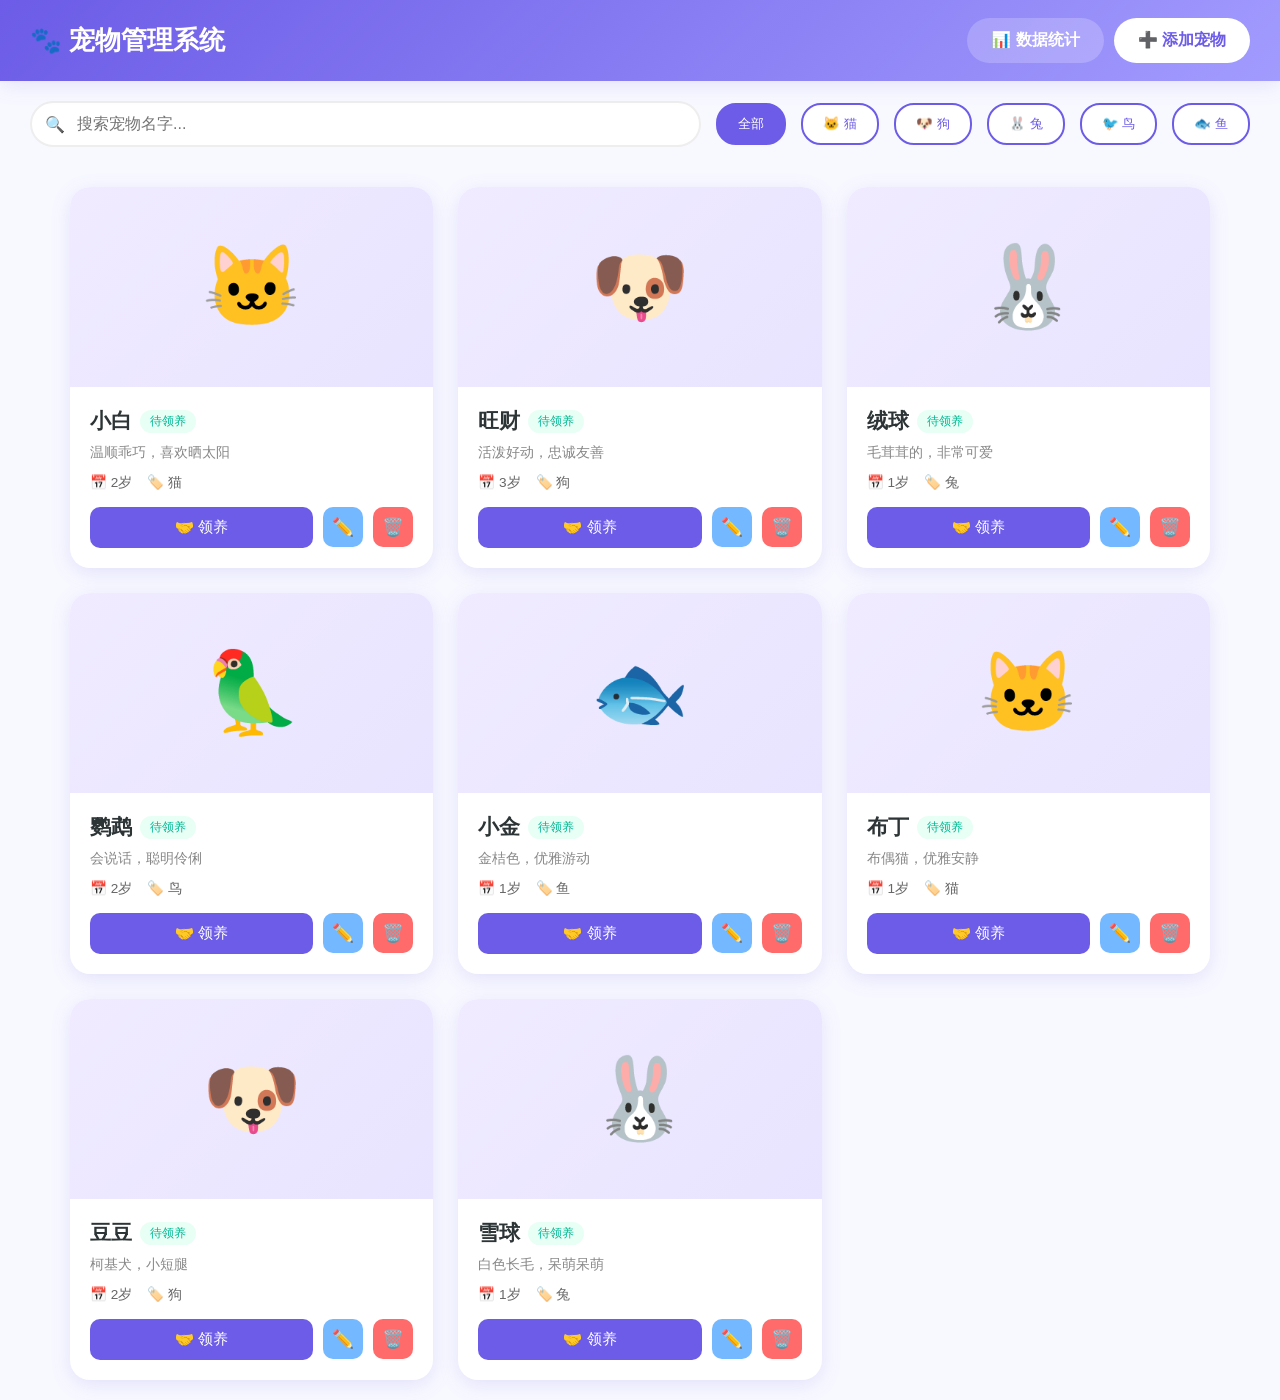
<file: pet-shop/index.html>
<!DOCTYPE html>
<html lang="zh-CN">
<head>
  <meta charset="UTF-8">
  <meta name="viewport" content="width=device-width, initial-scale=1.0">
  <title>宠物管理系统 - 萌宠家园</title>
  <style>
    * { margin: 0; padding: 0; box-sizing: border-box; }
    
    :root {
      --primary: #6C5CE7;
      --secondary: #A29BFE;
      --accent: #00CEC9;
      --bg: #F8F9FF;
      --card-bg: #FFFFFF;
      --text: #2D3436;
      --shadow: rgba(108, 92, 231, 0.15);
      --danger: #FF6B6B;
      --success: #00B894;
    }
    
    body {
      font-family: 'Segoe UI', 'Microsoft YaHei', sans-serif;
      background: var(--bg);
      color: var(--text);
      min-height: 100vh;
    }
    
    /* 头部 */
    .header {
      background: linear-gradient(135deg, var(--primary), var(--secondary));
      padding: 18px 30px;
      display: flex;
      justify-content: space-between;
      align-items: center;
      box-shadow: 0 4px 20px var(--shadow);
      position: sticky;
      top: 0;
      z-index: 100;
    }
    
    .logo {
      font-size: 1.6rem;
      font-weight: bold;
      color: white;
      display: flex;
      align-items: center;
      gap: 10px;
    }
    
    .add-pet-btn,
    .stats-btn {
      background: white;
      color: var(--primary);
      border: none;
      padding: 12px 24px;
      border-radius: 25px;
      font-size: 1rem;
      font-weight: 600;
      cursor: pointer;
      display: flex;
      align-items: center;
      gap: 8px;
      transition: transform 0.2s, box-shadow 0.2s;
    }

    .add-pet-btn:hover,
    .stats-btn:hover {
      transform: scale(1.05);
      box-shadow: 0 4px 15px rgba(0,0,0,0.2);
    }

    .stats-btn {
      background: rgba(255,255,255,0.2);
      color: white;
    }
    .stats-btn:hover {
      background: rgba(255,255,255,0.35);
    }
    
    /* 搜索工具栏 */
    .toolbar {
      padding: 20px 30px;
      display: flex;
      gap: 15px;
      flex-wrap: wrap;
      align-items: center;
    }
    
    .search-box {
      flex: 1;
      min-width: 250px;
      position: relative;
    }
    
    .search-box input {
      width: 100%;
      padding: 12px 20px 12px 45px;
      border: 2px solid #EEE;
      border-radius: 25px;
      font-size: 1rem;
      transition: border-color 0.3s;
    }
    
    .search-box input:focus {
      outline: none;
      border-color: var(--primary);
    }
    
    .search-box::before {
      content: "🔍";
      position: absolute;
      left: 15px;
      top: 50%;
      transform: translateY(-50%);
    }
    
    .filter-btn {
      background: white;
      border: 2px solid var(--primary);
      color: var(--primary);
      padding: 10px 20px;
      border-radius: 20px;
      cursor: pointer;
      font-weight: 500;
      transition: all 0.3s;
    }
    
    .filter-btn.active,
    .filter-btn:hover {
      background: var(--primary);
      color: white;
    }
    
    /* 宠物卡片网格 */
    .container {
      max-width: 1200px;
      margin: 0 auto;
      padding: 20px 30px;
    }
    
    .pets-grid {
      display: grid;
      grid-template-columns: repeat(auto-fill, minmax(280px, 1fr));
      gap: 25px;
    }
    
    .pet-card {
      background: var(--card-bg);
      border-radius: 20px;
      overflow: hidden;
      box-shadow: 0 5px 20px var(--shadow);
      transition: transform 0.3s, box-shadow 0.3s;
    }
    
    .pet-card:hover {
      transform: translateY(-8px);
      box-shadow: 0 12px 30px var(--shadow);
    }
    
    .pet-image {
      height: 200px;
      display: flex;
      align-items: center;
      justify-content: center;
      font-size: 5rem;
      background: linear-gradient(135deg, #F0EBFF, #E8E4FF);
    }
    
    .pet-card.adopted .pet-image {
      background: linear-gradient(135deg, #FFF5F5, #FFE8E8);
    }
    
    .pet-info {
      padding: 20px;
    }
    
    .pet-name {
      font-size: 1.3rem;
      font-weight: 600;
      margin-bottom: 8px;
      display: flex;
      align-items: center;
      gap: 8px;
    }
    
    .pet-status {
      font-size: 0.75rem;
      padding: 3px 10px;
      border-radius: 15px;
      font-weight: 500;
    }
    
    .status-available {
      background: #E8FFF5;
      color: var(--success);
    }
    
    .status-adopted {
      background: #FFE8E8;
      color: var(--danger);
    }
    
    .pet-desc {
      font-size: 0.9rem;
      color: #888;
      margin-bottom: 12px;
    }
    
    .pet-meta {
      display: flex;
      gap: 15px;
      margin-bottom: 15px;
      font-size: 0.85rem;
      color: #666;
    }
    
    .pet-meta span {
      display: flex;
      align-items: center;
      gap: 5px;
    }
    
    .pet-actions {
      display: flex;
      gap: 10px;
    }
    
    .adopt-btn {
      flex: 1;
      background: var(--primary);
      color: white;
      border: none;
      padding: 10px;
      border-radius: 10px;
      font-size: 0.95rem;
      font-weight: 500;
      cursor: pointer;
      transition: background 0.2s;
    }
    
    .adopt-btn:hover {
      background: #5B4BD5;
    }
    
    .adopt-btn:disabled {
      background: #CCC;
      cursor: not-allowed;
    }
    
    .return-btn {
      flex: 1;
      background: var(--accent);
      color: white;
      border: none;
      padding: 10px;
      border-radius: 10px;
      font-size: 0.95rem;
      font-weight: 500;
      cursor: pointer;
      transition: background 0.2s;
    }
    
    .return-btn:hover {
      background: #00B5AF;
    }
    
    .edit-btn {
      background: #74B9FF;
      color: white;
      border: none;
      width: 40px;
      height: 40px;
      border-radius: 10px;
      cursor: pointer;
      font-size: 1.1rem;
    }
    
    .delete-btn {
      background: var(--danger);
      color: white;
      border: none;
      width: 40px;
      height: 40px;
      border-radius: 10px;
      cursor: pointer;
      font-size: 1.1rem;
    }
    
    .empty-state {
      text-align: center;
      padding: 60px 20px;
      grid-column: 1 / -1;
    }
    
    .empty-icon {
      font-size: 5rem;
      margin-bottom: 15px;
    }
    
    .empty-text {
      font-size: 1.1rem;
      color: #AAA;
    }
    
    /* 模态框 */
    .modal-overlay {
      position: fixed;
      top: 0;
      left: 0;
      right: 0;
      bottom: 0;
      background: rgba(0,0,0,0.5);
      display: none;
      align-items: center;
      justify-content: center;
      z-index: 1000;
    }
    
    .modal-overlay.active {
      display: flex;
    }
    
    .modal {
      background: white;
      border-radius: 20px;
      width: 450px;
      max-width: 90%;
      overflow: hidden;
    }
    
    .modal-header {
      background: linear-gradient(135deg, var(--primary), var(--secondary));
      color: white;
      padding: 20px;
      display: flex;
      justify-content: space-between;
      align-items: center;
    }
    
    .modal-header h2 {
      display: flex;
      align-items: center;
      gap: 10px;
    }
    
    .modal-close {
      background: rgba(255,255,255,0.2);
      border: none;
      color: white;
      width: 36px;
      height: 36px;
      border-radius: 50%;
      font-size: 1.2rem;
      cursor: pointer;
    }
    
    .modal-body {
      padding: 25px;
    }
    
    .form-group {
      margin-bottom: 18px;
    }
    
    .form-group label {
      display: block;
      margin-bottom: 6px;
      font-weight: 500;
    }
    
    .form-group input,
    .form-group select,
    .form-group textarea {
      width: 100%;
      padding: 12px;
      border: 2px solid #EEE;
      border-radius: 10px;
      font-size: 1rem;
      font-family: inherit;
    }
    
    .form-group input:focus,
    .form-group select:focus,
    .form-group textarea:focus {
      outline: none;
      border-color: var(--primary);
    }
    
    .form-row {
      display: grid;
      grid-template-columns: 1fr 1fr;
      gap: 15px;
    }
    
    .form-actions {
      display: flex;
      gap: 10px;
      margin-top: 25px;
    }
    
    .cancel-btn {
      flex: 1;
      background: #EEE;
      color: var(--text);
      border: none;
      padding: 12px;
      border-radius: 10px;
      font-size: 1rem;
      cursor: pointer;
    }
    
    .save-btn {
      flex: 2;
      background: var(--primary);
      color: white;
      border: none;
      padding: 12px;
      border-radius: 10px;
      font-size: 1rem;
      font-weight: 600;
      cursor: pointer;
    }
    
    /* Toast */
    .toast {
      position: fixed;
      bottom: 30px;
      left: 50%;
      transform: translateX(-50%);
      background: rgba(0,0,0,0.8);
      color: white;
      padding: 12px 25px;
      border-radius: 25px;
      font-size: 0.95rem;
      z-index: 9999;
      animation: toastFade 2s ease forwards;
    }
    
    @keyframes toastFade {
      0% { opacity: 0; transform: translateX(-50%) translateY(20px); }
      15% { opacity: 1; transform: translateX(-50%) translateY(0); }
      85% { opacity: 1; }
      100% { opacity: 0; }
    }
    
    /* 统计看板样式 */
    .stats-dashboard {
      width: 680px;
      max-width: 95%;
      background: var(--bg);
      border-radius: 20px;
      overflow: hidden;
    }
    .stats-header {
      background: linear-gradient(135deg, var(--primary), var(--secondary));
      color: white;
      padding: 20px 25px;
      display: flex;
      justify-content: space-between;
      align-items: center;
    }
    .stats-header h2 { display: flex; align-items: center; gap: 8px; }
    .stats-body { padding: 25px; max-height: 70vh; overflow-y: auto; }

    .stats-summary {
      display: grid;
      grid-template-columns: repeat(4, 1fr);
      gap: 12px;
      margin-bottom: 25px;
    }
    .stat-card {
      background: white;
      border-radius: 14px;
      padding: 16px;
      text-align: center;
      box-shadow: 0 2px 10px var(--shadow);
    }
    .stat-card .stat-number {
      font-size: 1.8rem;
      font-weight: 700;
      color: var(--primary);
    }
    .stat-card .stat-label {
      font-size: 0.8rem;
      color: #999;
      margin-top: 4px;
    }
    .stat-card.adopted .stat-number { color: var(--danger); }
    .stat-card.available .stat-number { color: var(--success); }
    .stat-card.categories .stat-number { color: var(--accent); }

    .stats-section {
      background: white;
      border-radius: 14px;
      padding: 18px 20px;
      margin-bottom: 16px;
      box-shadow: 0 2px 10px var(--shadow);
    }
    .stats-section h3 {
      font-size: 1rem;
      margin-bottom: 14px;
      color: var(--text);
      display: flex;
      align-items: center;
      gap: 6px;
    }

    .chart-bar-group {
      display: flex;
      flex-direction: column;
      gap: 10px;
    }
    .chart-bar-row {
      display: flex;
      align-items: center;
      gap: 10px;
    }
    .chart-bar-label {
      width: 40px;
      font-size: 1.3rem;
      text-align: center;
      flex-shrink: 0;
    }
    .chart-bar-name {
      width: 30px;
      font-size: 0.85rem;
      color: #666;
      flex-shrink: 0;
    }
    .chart-bar-track {
      flex: 1;
      height: 22px;
      background: #F0EBFF;
      border-radius: 11px;
      overflow: hidden;
    }
    .chart-bar-fill {
      height: 100%;
      border-radius: 11px;
      background: linear-gradient(90deg, var(--primary), var(--secondary));
      transition: width 0.6s ease;
      display: flex;
      align-items: center;
      padding-left: 10px;
      font-size: 0.75rem;
      color: white;
      font-weight: 600;
    }
    .chart-bar-fill.adopted-fill {
      background: linear-gradient(90deg, var(--danger), #FF8E8E);
    }

    .activity-list {
      max-height: 180px;
      overflow-y: auto;
      display: flex;
      flex-direction: column;
      gap: 6px;
    }
    .activity-item {
      display: flex;
      justify-content: space-between;
      align-items: center;
      padding: 6px 10px;
      background: var(--bg);
      border-radius: 8px;
      font-size: 0.85rem;
    }
    .activity-item .act-time {
      color: #aaa;
      font-size: 0.75rem;
      flex-shrink: 0;
      margin-left: 10px;
    }
    .activity-empty {
      text-align: center;
      color: #ccc;
      padding: 20px;
      font-size: 0.9rem;
    }

    /* 动画 */
    @keyframes fadeIn {
      from { opacity: 0; transform: translateY(10px); }
      to { opacity: 1; transform: translateY(0); }
    }
    
    .pet-card {
      animation: fadeIn 0.4s ease forwards;
    }
    
    /* 响应式 */
    @media (max-width: 768px) {
      .header { padding: 12px 20px; }
      .logo { font-size: 1.3rem; }
      .toolbar { padding: 15px 20px; }
      .container { padding: 15px 20px; }
      .pets-grid { grid-template-columns: repeat(auto-fill, minmax(220px, 1fr)); gap: 15px; }
      .form-row { grid-template-columns: 1fr; }
      .stats-summary { grid-template-columns: repeat(2, 1fr); }
      .stats-dashboard { width: 100%; border-radius: 0; }
      .header .add-pet-btn,
      .header .stats-btn { padding: 8px 14px; font-size: 0.85rem; }
    }
  </style>
</head>
<body>

  <!-- 头部 -->
  <header class="header">
    <div class="logo">🐾 宠物管理系统</div>
    <div style="display:flex;gap:10px">
      <button class="stats-btn" onclick="openStats()">
        📊 数据统计
      </button>
      <button class="add-pet-btn" onclick="openPetModal()">
        ➕ 添加宠物
      </button>
    </div>
  </header>

  <!-- 搜索筛选 -->
  <div class="toolbar">
    <div class="search-box">
      <input type="text" id="searchInput" placeholder="搜索宠物名字...">
    </div>
    <button class="filter-btn active" data-category="全部">全部</button>
    <button class="filter-btn" data-category="猫">🐱 猫</button>
    <button class="filter-btn" data-category="狗">🐶 狗</button>
    <button class="filter-btn" data-category="兔">🐰 兔</button>
    <button class="filter-btn" data-category="鸟">🐦 鸟</button>
    <button class="filter-btn" data-category="鱼">🐟 鱼</button>
  </div>

  <!-- 宠物列表 -->
  <div class="container">
    <div class="pets-grid" id="petsGrid"></div>
  </div>

  <!-- 添加/编辑模态框 -->
  <div class="modal-overlay" id="petModal">
    <div class="modal">
      <div class="modal-header">
        <h2 id="modalTitle">➕ 添加宠物</h2>
        <button class="modal-close" onclick="closePetModal()">✕</button>
      </div>
      <div class="modal-body">
        <input type="hidden" id="petId">
        <div class="form-group">
          <label>名字</label>
          <input type="text" id="petName" placeholder="输入宠物名字">
        </div>
        <div class="form-row">
          <div class="form-group">
            <label>类型</label>
            <select id="petCategory">
              <option value="猫">🐱 猫</option>
              <option value="狗">🐶 狗</option>
              <option value="兔">🐰 兔</option>
              <option value="鸟">🐦 鸟</option>
              <option value="鱼">🐟 鱼</option>
            </select>
          </div>
          <div class="form-group">
            <label>年龄</label>
            <input type="text" id="petAge" placeholder="如：2岁">
          </div>
        </div>
        <div class="form-group">
          <label>emoji图标</label>
          <input type="text" id="petEmoji" placeholder="如：🐱">
        </div>
        <div class="form-group">
          <label>描述</label>
          <textarea id="petDesc" rows="3" placeholder="描述宠物特点..."></textarea>
        </div>
        <div class="form-actions">
          <button class="cancel-btn" onclick="closePetModal()">取消</button>
          <button class="save-btn" onclick="savePet()">保存</button>
        </div>
      </div>
    </div>
  </div>

  <!-- 统计看板模态框 -->
  <div class="modal-overlay" id="statsModal">
    <div class="stats-dashboard">
      <div class="stats-header">
        <h2>📊 数据统计</h2>
        <button class="modal-close" onclick="closeStats()">✕</button>
      </div>
      <div class="stats-body" id="statsBody"></div>
    </div>
  </div>

  <script>
    // 活动记录
    let activities = [];
    const ACTIVITY_KEY = 'petShopActivity';

    function logActivity(type, petName) {
      activities.unshift({
        type,
        petName,
        time: new Date().toISOString()
      });
      if (activities.length > 50) activities.length = 50;
      try { localStorage.setItem(ACTIVITY_KEY, JSON.stringify(activities)); } catch (e) {}
    }

    function loadActivities() {
      try {
        const saved = localStorage.getItem(ACTIVITY_KEY);
        if (saved) activities = JSON.parse(saved);
      } catch (e) { activities = []; }
    }

    // 宠物数据
    const PETS = [
      { id: 1, name: '小白', category: '猫', emoji: '🐱', age: '2岁', desc: '温顺乖巧，喜欢晒太阳', adopted: false },
      { id: 2, name: '旺财', category: '狗', emoji: '🐶', age: '3岁', desc: '活泼好动，忠诚友善', adopted: false },
      { id: 3, name: '绒球', category: '兔', emoji: '🐰', age: '1岁', desc: '毛茸茸的，非常可爱', adopted: false },
      { id: 4, name: '鹦鹉', category: '鸟', emoji: '🦜', age: '2岁', desc: '会说话，聪明伶俐', adopted: false },
      { id: 5, name: '小金', category: '鱼', emoji: '🐟', age: '1岁', desc: '金桔色，优雅游动', adopted: false },
      { id: 6, name: '布丁', category: '猫', emoji: '🐱', age: '1岁', desc: '布偶猫，优雅安静', adopted: false },
      { id: 7, name: '豆豆', category: '狗', emoji: '🐶', age: '2岁', desc: '柯基犬，小短腿', adopted: false },
      { id: 8, name: '雪球', category: '兔', emoji: '🐰', age: '1岁', desc: '白色长毛，呆萌呆萌', adopted: false }
    ];

    let pets = [];
    let filteredPets = [];
    let currentCategory = '全部';
    let editingPetId = null;

    // DOM
    const petsGrid = document.getElementById('petsGrid');
    const petModal = document.getElementById('petModal');
    const searchInput = document.getElementById('searchInput');

    // 初始化
    function init() {
      loadPets();
      loadActivities();
      renderPets();
      bindEvents();
    }

    // 事件绑定
    function bindEvents() {
      searchInput.addEventListener('input', handleSearch);
      document.querySelectorAll('.filter-btn').forEach(btn => {
        btn.addEventListener('click', () => handleFilter(btn.dataset.category));
      });
    }

    // 渲染宠物列表
    function renderPets() {
      if (filteredPets.length === 0) {
        petsGrid.innerHTML = `
          <div class="empty-state">
            <div class="empty-icon">🐾</div>
            <p class="empty-text">暂无宠物，去添加一只吧~</p>
          </div>
        `;
        return;
      }

      petsGrid.innerHTML = filteredPets.map((pet, i) => `
        <div class="pet-card ${pet.adopted ? 'adopted' : ''}" style="animation-delay: ${i * 0.05}s">
          <div class="pet-image">${pet.emoji}</div>
          <div class="pet-info">
            <div class="pet-name">
              ${pet.name}
              <span class="pet-status ${pet.adopted ? 'status-adopted' : 'status-available'}">
                ${pet.adopted ? '已领养' : '待领养'}
              </span>
            </div>
            <div class="pet-desc">${pet.desc}</div>
            <div class="pet-meta">
              <span>📅 ${pet.age}</span>
              <span>🏷️ ${pet.category}</span>
            </div>
            <div class="pet-actions">
              ${pet.adopted 
                ? `<button class="return-btn" onclick="returnPet(${pet.id})">🏠 归还</button>`
                : `<button class="adopt-btn" onclick="adoptPet(${pet.id})">🤝 领养</button>`
              }
              <button class="edit-btn" onclick="editPet(${pet.id})">✏️</button>
              <button class="delete-btn" onclick="deletePet(${pet.id})">🗑️</button>
            </div>
          </div>
        </div>
      `).join('');
    }

    // 搜索
    function handleSearch(e) {
      const keyword = e.target.value.toLowerCase();
      filterPets(keyword, currentCategory);
    }

    // 筛选分类
    function handleFilter(category) {
      document.querySelectorAll('.filter-btn').forEach(btn => {
        btn.classList.toggle('active', btn.dataset.category === category);
      });
      currentCategory = category;
      filterPets(searchInput.value.toLowerCase(), category);
    }

    function filterPets(keyword, category) {
      filteredPets = pets.filter(p => {
        const matchKeyword = p.name.toLowerCase().includes(keyword);
        const matchCategory = category === '全部' || p.category === category;
        return matchKeyword && matchCategory;
      });
      renderPets();
    }

    // 领养宠物
    function adoptPet(id) {
      const pet = pets.find(p => p.id === id);
      if (!pet) return;
      
      if (pet.adopted) {
        alert('这只宠物已经被领养了！');
        return false;
      }
      
      pet.adopted = true;
      savePets();
      renderPets();
      logActivity('adopt', pet.name);
      showToast(`🎉 ${pet.name} 被领养成功！`);
      return true;
    }

    // 归还宠物
    function returnPet(id) {
      const pet = pets.find(p => p.id === id);
      if (!pet) return;
      
      pet.adopted = false;
      savePets();
      renderPets();
      logActivity('return', pet.name);
      showToast(`🏠 ${pet.name} 已归还宠物店`);
    }

    // 删除宠物
    function deletePet(id) {
      if (!confirm('确定要删除这只宠物吗？')) return;
      
      const deleted = pets.find(p => p.id === id);
      pets = pets.filter(p => p.id !== id);
      savePets();
      filterPets(searchInput.value.toLowerCase(), currentCategory);
      if (deleted) logActivity('delete', deleted.name);
      showToast('🗑️ 宠物已删除');
    }

    // 打开模态框
    function openPetModal(pet = null) {
      editingPetId = pet ? pet.id : null;
      document.getElementById('modalTitle').textContent = pet ? '✏️ 编辑宠物' : '➕ 添加宠物';
      
      if (pet) {
        document.getElementById('petId').value = pet.id;
        document.getElementById('petName').value = pet.name;
        document.getElementById('petCategory').value = pet.category;
        document.getElementById('petAge').value = pet.age;
        document.getElementById('petEmoji').value = pet.emoji;
        document.getElementById('petDesc').value = pet.desc;
      } else {
        document.getElementById('petId').value = '';
        document.getElementById('petName').value = '';
        document.getElementById('petCategory').value = '猫';
        document.getElementById('petAge').value = '';
        document.getElementById('petEmoji').value = '🐱';
        document.getElementById('petDesc').value = '';
      }
      
      petModal.classList.add('active');
    }

    // 关闭模态框
    function closePetModal() {
      petModal.classList.remove('active');
      editingPetId = null;
    }

    // 编辑宠物
    function editPet(id) {
      const pet = pets.find(p => p.id === id);
      if (pet) openPetModal(pet);
    }

    // 保存宠物
    function savePet() {
      const name = document.getElementById('petName').value.trim();
      const category = document.getElementById('petCategory').value;
      const age = document.getElementById('petAge').value.trim();
      const emoji = document.getElementById('petEmoji').value.trim() || '🐾';
      const desc = document.getElementById('petDesc').value.trim();

      if (!name) {
        alert('请输入宠物名字');
        return;
      }
      if (!age) {
        alert('请输入宠物年龄');
        return;
      }

      if (editingPetId) {
        // 编辑
        const pet = pets.find(p => p.id === editingPetId);
        if (pet) {
          const oldName = pet.name;
          pet.name = name;
          pet.category = category;
          pet.age = age;
          pet.emoji = emoji;
          pet.desc = desc;
          if (oldName !== name) logActivity('edit', `${oldName} → ${name}`);
          else logActivity('edit', name);
        }
        showToast('✏️ 宠物信息已更新');
      } else {
        // 新增
        const newId = Math.max(...pets.map(p => p.id), 0) + 1;
        pets.push({
          id: newId,
          name,
          category,
          emoji,
          age,
          desc,
          adopted: false
        });
        logActivity('add', name);
        showToast('➕ 新宠物已添加');
      }

      savePets();
      filterPets(searchInput.value.toLowerCase(), currentCategory);
      closePetModal();
    }

    // Toast提示
    function showToast(message) {
      const existing = document.querySelector('.toast');
      if (existing) existing.remove();
      
      const toast = document.createElement('div');
      toast.className = 'toast';
      toast.textContent = message;
      document.body.appendChild(toast);
      setTimeout(() => toast.remove(), 2000);
    }

    // 打开/关闭统计看板
    function openStats() {
      renderStats();
      document.getElementById('statsModal').classList.add('active');
    }
    function closeStats() {
      document.getElementById('statsModal').classList.remove('active');
    }

    // 渲染统计看板
    function renderStats() {
      const total = pets.length;
      const adopted = pets.filter(p => p.adopted).length;
      const available = total - adopted;
      const categories = [...new Set(pets.map(p => p.category))];

      // 按分类统计
      const catCounts = {};
      pets.forEach(p => {
        catCounts[p.category] = (catCounts[p.category] || 0) + 1;
      });
      const maxCat = Math.max(...Object.values(catCounts), 1);

      // 分类emoji映射
      const catEmojis = { '猫': '🐱', '狗': '🐶', '兔': '🐰', '鸟': '🐦', '鱼': '🐟' };

      // 活动图标
      const actIcons = { adopt: '🤝', return: '🏠', add: '➕', delete: '🗑️', edit: '✏️' };
      const actLabels = { adopt: '领养', return: '归还', add: '添加', delete: '删除', edit: '编辑' };

      const now = new Date();
      const fmtTime = (iso) => {
        const d = new Date(iso);
        const pad = n => String(n).padStart(2, '0');
        return `${pad(d.getMonth()+1)}-${pad(d.getDate())} ${pad(d.getHours())}:${pad(d.getMinutes())}`;
      };

      document.getElementById('statsBody').innerHTML = `
        <!-- 概览卡片 -->
        <div class="stats-summary">
          <div class="stat-card">
            <div class="stat-number">${total}</div>
            <div class="stat-label">🐾 宠物总数</div>
          </div>
          <div class="stat-card available">
            <div class="stat-number">${available}</div>
            <div class="stat-label">✅ 待领养</div>
          </div>
          <div class="stat-card adopted">
            <div class="stat-number">${adopted}</div>
            <div class="stat-label">🏠 已领养</div>
          </div>
          <div class="stat-card categories">
            <div class="stat-number">${categories.length}</div>
            <div class="stat-label">📂 种类数</div>
          </div>
        </div>

        <!-- 分类分布 -->
        <div class="stats-section">
          <h3>📊 宠物分类分布</h3>
          <div class="chart-bar-group">
            ${Object.entries(catCounts).map(([cat, count]) => `
              <div class="chart-bar-row">
                <div class="chart-bar-label">${catEmojis[cat] || '🐾'}</div>
                <div class="chart-bar-name">${cat}</div>
                <div class="chart-bar-track">
                  <div class="chart-bar-fill" style="width:${(count/maxCat*100).toFixed(0)}%">${count}</div>
                </div>
              </div>
            `).join('')}
          </div>
        </div>

        <!-- 领养状态 -->
        ${total > 0 ? `
        <div class="stats-section">
          <h3>🏷️ 领养状态</h3>
          <div class="chart-bar-group">
            <div class="chart-bar-row">
              <div class="chart-bar-label">✅</div>
              <div class="chart-bar-name">待领养</div>
              <div class="chart-bar-track">
                <div class="chart-bar-fill" style="width:${(available/total*100).toFixed(0)}%">${available} (${(available/total*100).toFixed(0)}%)</div>
              </div>
            </div>
            <div class="chart-bar-row">
              <div class="chart-bar-label">🏠</div>
              <div class="chart-bar-name">已领养</div>
              <div class="chart-bar-track">
                <div class="chart-bar-fill adopted-fill" style="width:${(adopted/total*100).toFixed(0)}%">${adopted} (${(adopted/total*100).toFixed(0)}%)</div>
              </div>
            </div>
          </div>
        </div>
        ` : ''}

        <!-- 最近动态 -->
        <div class="stats-section">
          <h3>🕐 最近动态</h3>
          <div class="activity-list">
            ${activities.length === 0
              ? '<div class="activity-empty">暂无活动记录</div>'
              : activities.slice(0, 15).map(a => `
                <div class="activity-item">
                  <span>${actIcons[a.type] || '📌'} ${actLabels[a.type] || a.type} — ${a.petName}</span>
                  <span class="act-time">${fmtTime(a.time)}</span>
                </div>
              `).join('')
            }
          </div>
        </div>
      `;
    }

    // 本地存储
    function savePets() {
      try {
        localStorage.setItem('petShopData', JSON.stringify(pets));
      } catch (e) {
        console.warn('保存失败:', e);
      }
    }

    function loadPets() {
      try {
        const saved = localStorage.getItem('petShopData');
        if (saved) {
          pets = JSON.parse(saved);
        } else {
          pets = [...PETS];
        }
      } catch (e) {
        pets = [...PETS];
      }
      filteredPets = [...pets];
    }

    // 启动
    init();
  </script>
</body>
</html>
</file>
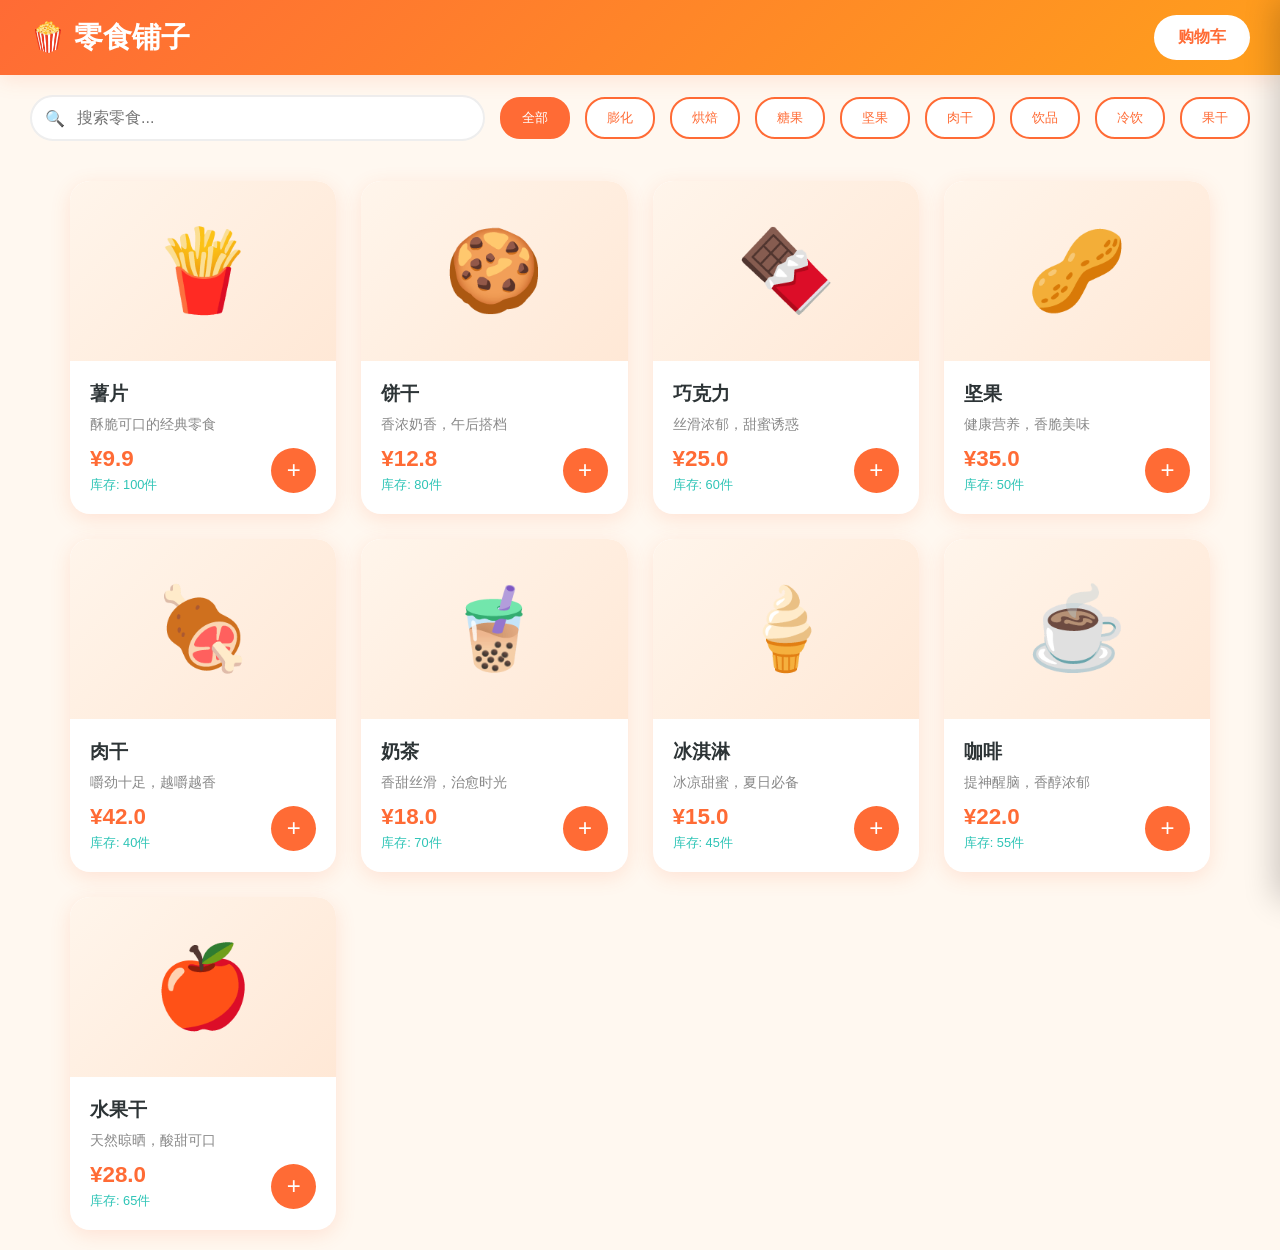
<file: snack-shop/index.html>
<!DOCTYPE html>
<html lang="zh-CN">
<head>
  <meta charset="UTF-8">
  <meta name="viewport" content="width=device-width, initial-scale=1.0">
  <title>零食铺子 - 美味零食一网打尽</title>
  <link rel="stylesheet" href="css/style.css">
</head>
<body>

  <!-- 头部导航 -->
  <header class="header">
    <div class="logo">🍿 零食铺子</div>
    <button class="cart-btn" id="openCartBtn">
      购物车 <span class="cart-badge" id="cartBadge" style="display:none">0</span>
    </button>
  </header>

  <!-- 搜索和筛选 -->
  <div class="toolbar">
    <div class="search-box">
      <input type="text" id="searchInput" placeholder="搜索零食...">
    </div>
    <button class="filter-btn active" data-category="全部">全部</button>
    <button class="filter-btn" data-category="膨化">膨化</button>
    <button class="filter-btn" data-category="烘焙">烘焙</button>
    <button class="filter-btn" data-category="糖果">糖果</button>
    <button class="filter-btn" data-category="坚果">坚果</button>
    <button class="filter-btn" data-category="肉干">肉干</button>
    <button class="filter-btn" data-category="饮品">饮品</button>
    <button class="filter-btn" data-category="冷饮">冷饮</button>
    <button class="filter-btn" data-category="果干">果干</button>
  </div>

  <!-- 商品列表 -->
  <div class="container">
    <div class="products-grid" id="productsGrid">
      <!-- 商品由JS渲染 -->
    </div>
  </div>

  <!-- 购物车遮罩 -->
  <div class="cart-overlay" id="cartOverlay"></div>

  <!-- 购物车侧边栏 -->
  <div class="cart-drawer" id="cartDrawer">
    <!-- 购物车视图 -->
    <div id="cartView">
      <div class="cart-header">
        <h2>🛒 购物车</h2>
        <button class="close-btn" id="closeCartBtn">✕</button>
      </div>
      <div class="cart-items" id="cartItems">
        <!-- 购物车内容由JS渲染 -->
      </div>
      <div class="cart-footer">
        <div class="cart-total">
          <span>合计</span>
          <span class="cart-total-price" id="cartTotalPrice">¥0.00</span>
        </div>
        <button class="checkout-btn" id="checkoutBtn" disabled>去结算</button>
      </div>
    </div>

    <!-- 结算表单 -->
    <div class="checkout-form" id="checkoutForm">
      <h2 style="padding:20px;color:var(--primary);">📝 填写订单</h2>
      <div style="padding:0 20px;">
        <div class="form-group">
          <label>收货人</label>
          <input type="text" id="buyerName" placeholder="请输入姓名">
        </div>
        <div class="form-group">
          <label>手机号</label>
          <input type="tel" id="buyerPhone" placeholder="请输入手机号">
        </div>
        <div class="form-group">
          <label>收货地址</label>
          <input type="text" id="buyerAddress" placeholder="请输入详细地址">
        </div>
        <div class="form-actions">
          <button class="back-btn" id="backToCartBtn">返回</button>
          <button class="submit-order-btn" id="submitOrderBtn">提交订单</button>
        </div>
      </div>
    </div>

    <!-- 订单成功 -->
    <div class="order-success" id="orderSuccess">
      <div class="success-icon">🎉</div>
      <h2 style="color:var(--accent);margin-bottom:10px;">下单成功！</h2>
      <p>感谢您的购买，零食正在打包中~</p>
      <div class="order-id">
        <div class="order-id-label">订单号</div>
        <div class="order-id-value" id="orderIdValue">--</div>
      </div>
      <p style="color:#888;font-size:0.9rem;">页面即将返回...</p>
    </div>
  </div>

  <script src="js/app.js"></script>
</body>
</html>
</file>
<file: snack-shop/css/style.css>
/* ===== 全局样式重置 ===== */
* {
  margin: 0;
  padding: 0;
  box-sizing: border-box;
}

:root {
  --primary: #FF6B35;
  --secondary: #FF9F1C;
  --accent: #2EC4B6;
  --bg: #FFF8F0;
  --text: #2D3436;
  --card-bg: #FFFFFF;
  --shadow: rgba(255, 107, 53, 0.15);
}

body {
  font-family: 'Segoe UI', 'Microsoft YaHei', sans-serif;
  background: var(--bg);
  color: var(--text);
  min-height: 100vh;
}

/* ===== 头部导航 ===== */
.header {
  background: linear-gradient(135deg, var(--primary), var(--secondary));
  padding: 15px 30px;
  display: flex;
  justify-content: space-between;
  align-items: center;
  box-shadow: 0 4px 20px var(--shadow);
  position: sticky;
  top: 0;
  z-index: 100;
}

.logo {
  font-size: 1.8rem;
  font-weight: bold;
  color: white;
  display: flex;
  align-items: center;
  gap: 10px;
}

.cart-btn {
  background: white;
  color: var(--primary);
  border: none;
  padding: 12px 24px;
  border-radius: 30px;
  font-size: 1rem;
  font-weight: 600;
  cursor: pointer;
  display: flex;
  align-items: center;
  gap: 8px;
  transition: transform 0.2s, box-shadow 0.2s;
}

.cart-btn:hover {
  transform: scale(1.05);
  box-shadow: 0 4px 15px rgba(0,0,0,0.2);
}

.cart-badge {
  background: var(--accent);
  color: white;
  border-radius: 50%;
  padding: 2px 8px;
  font-size: 0.85rem;
}

/* ===== 搜索和筛选 ===== */
.toolbar {
  padding: 20px 30px;
  display: flex;
  gap: 15px;
  flex-wrap: wrap;
  align-items: center;
}

.search-box {
  flex: 1;
  min-width: 250px;
  position: relative;
}

.search-box input {
  width: 100%;
  padding: 12px 20px 12px 45px;
  border: 2px solid #EEE;
  border-radius: 25px;
  font-size: 1rem;
  transition: border-color 0.3s;
}

.search-box input:focus {
  outline: none;
  border-color: var(--primary);
}

.search-box::before {
  content: "🔍";
  position: absolute;
  left: 15px;
  top: 50%;
  transform: translateY(-50%);
}

.filter-btn {
  background: white;
  border: 2px solid var(--primary);
  color: var(--primary);
  padding: 10px 20px;
  border-radius: 20px;
  cursor: pointer;
  font-weight: 500;
  transition: all 0.3s;
}

.filter-btn.active,
.filter-btn:hover {
  background: var(--primary);
  color: white;
}

/* ===== 商品网格 ===== */
.container {
  max-width: 1200px;
  margin: 0 auto;
  padding: 20px 30px;
}

.products-grid {
  display: grid;
  grid-template-columns: repeat(auto-fill, minmax(260px, 1fr));
  gap: 25px;
}

.product-card {
  background: var(--card-bg);
  border-radius: 20px;
  overflow: hidden;
  box-shadow: 0 5px 20px var(--shadow);
  transition: transform 0.3s, box-shadow 0.3s;
}

.product-card:hover {
  transform: translateY(-8px);
  box-shadow: 0 12px 30px var(--shadow);
}

.product-image {
  height: 180px;
  display: flex;
  align-items: center;
  justify-content: center;
  font-size: 5rem;
  background: linear-gradient(135deg, #FFF5EB, #FFE8D6);
}

.product-info {
  padding: 20px;
}

.product-name {
  font-size: 1.2rem;
  font-weight: 600;
  margin-bottom: 8px;
}

.product-desc {
  font-size: 0.9rem;
  color: #888;
  margin-bottom: 12px;
}

.product-bottom {
  display: flex;
  justify-content: space-between;
  align-items: center;
}

.product-price {
  font-size: 1.4rem;
  font-weight: bold;
  color: var(--primary);
}

.add-btn {
  background: var(--primary);
  color: white;
  border: none;
  width: 45px;
  height: 45px;
  border-radius: 50%;
  font-size: 1.5rem;
  cursor: pointer;
  transition: transform 0.2s, background 0.2s;
}

.add-btn:hover {
  background: var(--secondary);
  transform: scale(1.1);
}

.stock-info {
  font-size: 0.8rem;
  color: var(--accent);
  margin-top: 5px;
}

/* ===== 购物车侧边栏 ===== */
.cart-overlay {
  position: fixed;
  top: 0;
  left: 0;
  right: 0;
  bottom: 0;
  background: rgba(0,0,0,0.5);
  opacity: 0;
  visibility: hidden;
  transition: all 0.3s;
  z-index: 200;
}

.cart-overlay.active {
  opacity: 1;
  visibility: visible;
}

.cart-drawer {
  position: fixed;
  top: 0;
  right: -400px;
  width: 400px;
  max-width: 100%;
  height: 100%;
  background: white;
  box-shadow: -5px 0 30px rgba(0,0,0,0.2);
  transition: right 0.3s ease;
  z-index: 201;
  display: flex;
  flex-direction: column;
}

.cart-drawer.active {
  right: 0;
}

.cart-header {
  background: linear-gradient(135deg, var(--primary), var(--secondary));
  color: white;
  padding: 20px;
  display: flex;
  justify-content: space-between;
  align-items: center;
}

.cart-header h2 {
  display: flex;
  align-items: center;
  gap: 10px;
}

.close-btn {
  background: rgba(255,255,255,0.2);
  border: none;
  color: white;
  width: 36px;
  height: 36px;
  border-radius: 50%;
  font-size: 1.2rem;
  cursor: pointer;
  transition: background 0.2s;
}

.close-btn:hover {
  background: rgba(255,255,255,0.3);
}

.cart-items {
  flex: 1;
  overflow-y: auto;
  padding: 15px;
}

.cart-item {
  display: flex;
  gap: 15px;
  padding: 15px;
  background: #FFF8F0;
  border-radius: 15px;
  margin-bottom: 12px;
}

.cart-item-icon {
  font-size: 2.5rem;
  width: 70px;
  height: 70px;
  display: flex;
  align-items: center;
  justify-content: center;
  background: white;
  border-radius: 12px;
}

.cart-item-details {
  flex: 1;
}

.cart-item-name {
  font-weight: 600;
  margin-bottom: 5px;
}

.cart-item-price {
  color: var(--primary);
  font-weight: bold;
  margin-bottom: 8px;
}

.quantity-controls {
  display: flex;
  align-items: center;
  gap: 10px;
}

.qty-btn {
  width: 30px;
  height: 30px;
  border: 2px solid var(--primary);
  background: white;
  color: var(--primary);
  border-radius: 8px;
  font-size: 1rem;
  cursor: pointer;
  transition: all 0.2s;
}

.qty-btn:hover {
  background: var(--primary);
  color: white;
}

.qty-num {
  font-weight: 600;
  min-width: 30px;
  text-align: center;
}

.remove-btn {
  background: #FF6B6B;
  color: white;
  border: none;
  padding: 8px 12px;
  border-radius: 8px;
  cursor: pointer;
  font-size: 0.85rem;
  transition: background 0.2s;
}

.remove-btn:hover {
  background: #FF4757;
}

.cart-empty {
  text-align: center;
  padding: 60px 20px;
  color: #AAA;
}

.cart-empty-icon {
  font-size: 4rem;
  margin-bottom: 15px;
}

.cart-footer {
  padding: 20px;
  background: #FFF8F0;
  border-top: 2px solid #EEE;
}

.cart-total {
  display: flex;
  justify-content: space-between;
  align-items: center;
  margin-bottom: 15px;
  font-size: 1.3rem;
}

.cart-total-price {
  color: var(--primary);
  font-weight: bold;
  font-size: 1.6rem;
}

.checkout-btn {
  width: 100%;
  background: linear-gradient(135deg, var(--primary), var(--secondary));
  color: white;
  border: none;
  padding: 15px;
  border-radius: 15px;
  font-size: 1.1rem;
  font-weight: 600;
  cursor: pointer;
  transition: transform 0.2s;
}

.checkout-btn:hover {
  transform: scale(1.02);
}

.checkout-btn:disabled {
  opacity: 0.5;
  cursor: not-allowed;
  transform: none;
}

/* ===== 结算表单 ===== */
.checkout-form {
  display: none;
  padding: 20px;
}

.checkout-form.active {
  display: block;
}

.form-title {
  font-size: 1.3rem;
  margin-bottom: 20px;
  color: var(--primary);
}

.form-group {
  margin-bottom: 15px;
}

.form-group label {
  display: block;
  margin-bottom: 5px;
  font-weight: 500;
}

.form-group input {
  width: 100%;
  padding: 12px;
  border: 2px solid #EEE;
  border-radius: 10px;
  font-size: 1rem;
}

.form-group input:focus {
  outline: none;
  border-color: var(--primary);
}

.form-row {
  display: grid;
  grid-template-columns: 1fr 1fr;
  gap: 15px;
}

.form-actions {
  display: flex;
  gap: 10px;
  margin-top: 20px;
}

.back-btn {
  flex: 1;
  background: #EEE;
  color: var(--text);
  border: none;
  padding: 12px;
  border-radius: 10px;
  font-size: 1rem;
  cursor: pointer;
}

.submit-order-btn {
  flex: 2;
  background: var(--accent);
  color: white;
  border: none;
  padding: 12px;
  border-radius: 10px;
  font-size: 1rem;
  font-weight: 600;
  cursor: pointer;
}

/* ===== 订单成功 ===== */
.order-success {
  display: none;
  text-align: center;
  padding: 40px 20px;
}

.order-success.active {
  display: block;
}

.success-icon {
  font-size: 5rem;
  margin-bottom: 20px;
}

.order-id {
  background: var(--bg);
  padding: 15px 25px;
  border-radius: 15px;
  display: inline-block;
  margin: 20px 0;
}

.order-id-label {
  color: #888;
  font-size: 0.9rem;
}

.order-id-value {
  font-size: 1.3rem;
  font-weight: bold;
  color: var(--primary);
}

/* ===== 响应式 ===== */
@media (max-width: 768px) {
  .header {
    padding: 12px 20px;
  }
  
  .logo {
    font-size: 1.4rem;
  }
  
  .toolbar {
    padding: 15px 20px;
  }
  
  .container {
    padding: 15px 20px;
  }
  
  .products-grid {
    grid-template-columns: repeat(auto-fill, minmax(200px, 1fr));
    gap: 15px;
  }
  
  .cart-drawer {
    width: 100%;
  }
}

/* ===== 动画 ===== */
@keyframes fadeIn {
  from { opacity: 0; transform: translateY(10px); }
  to { opacity: 1; transform: translateY(0); }
}

.product-card {
  animation: fadeIn 0.4s ease forwards;
}
</file>
